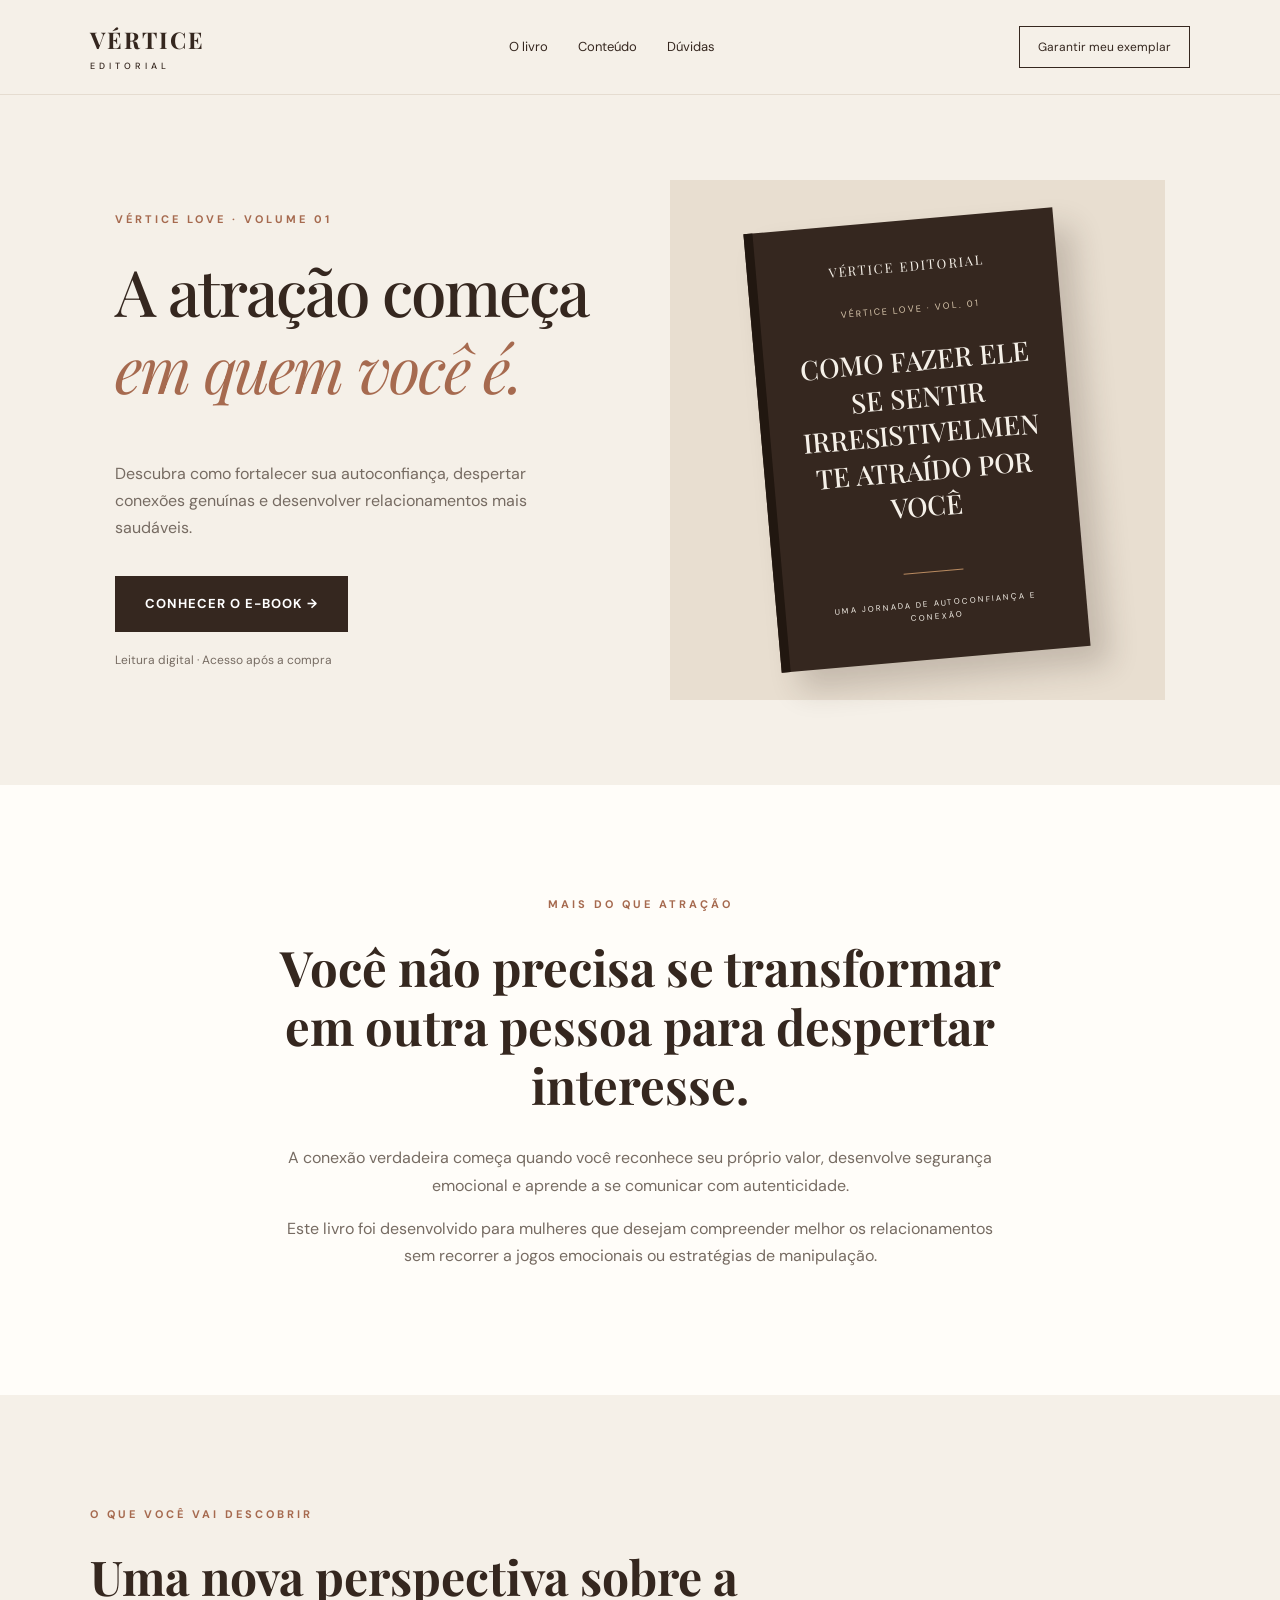
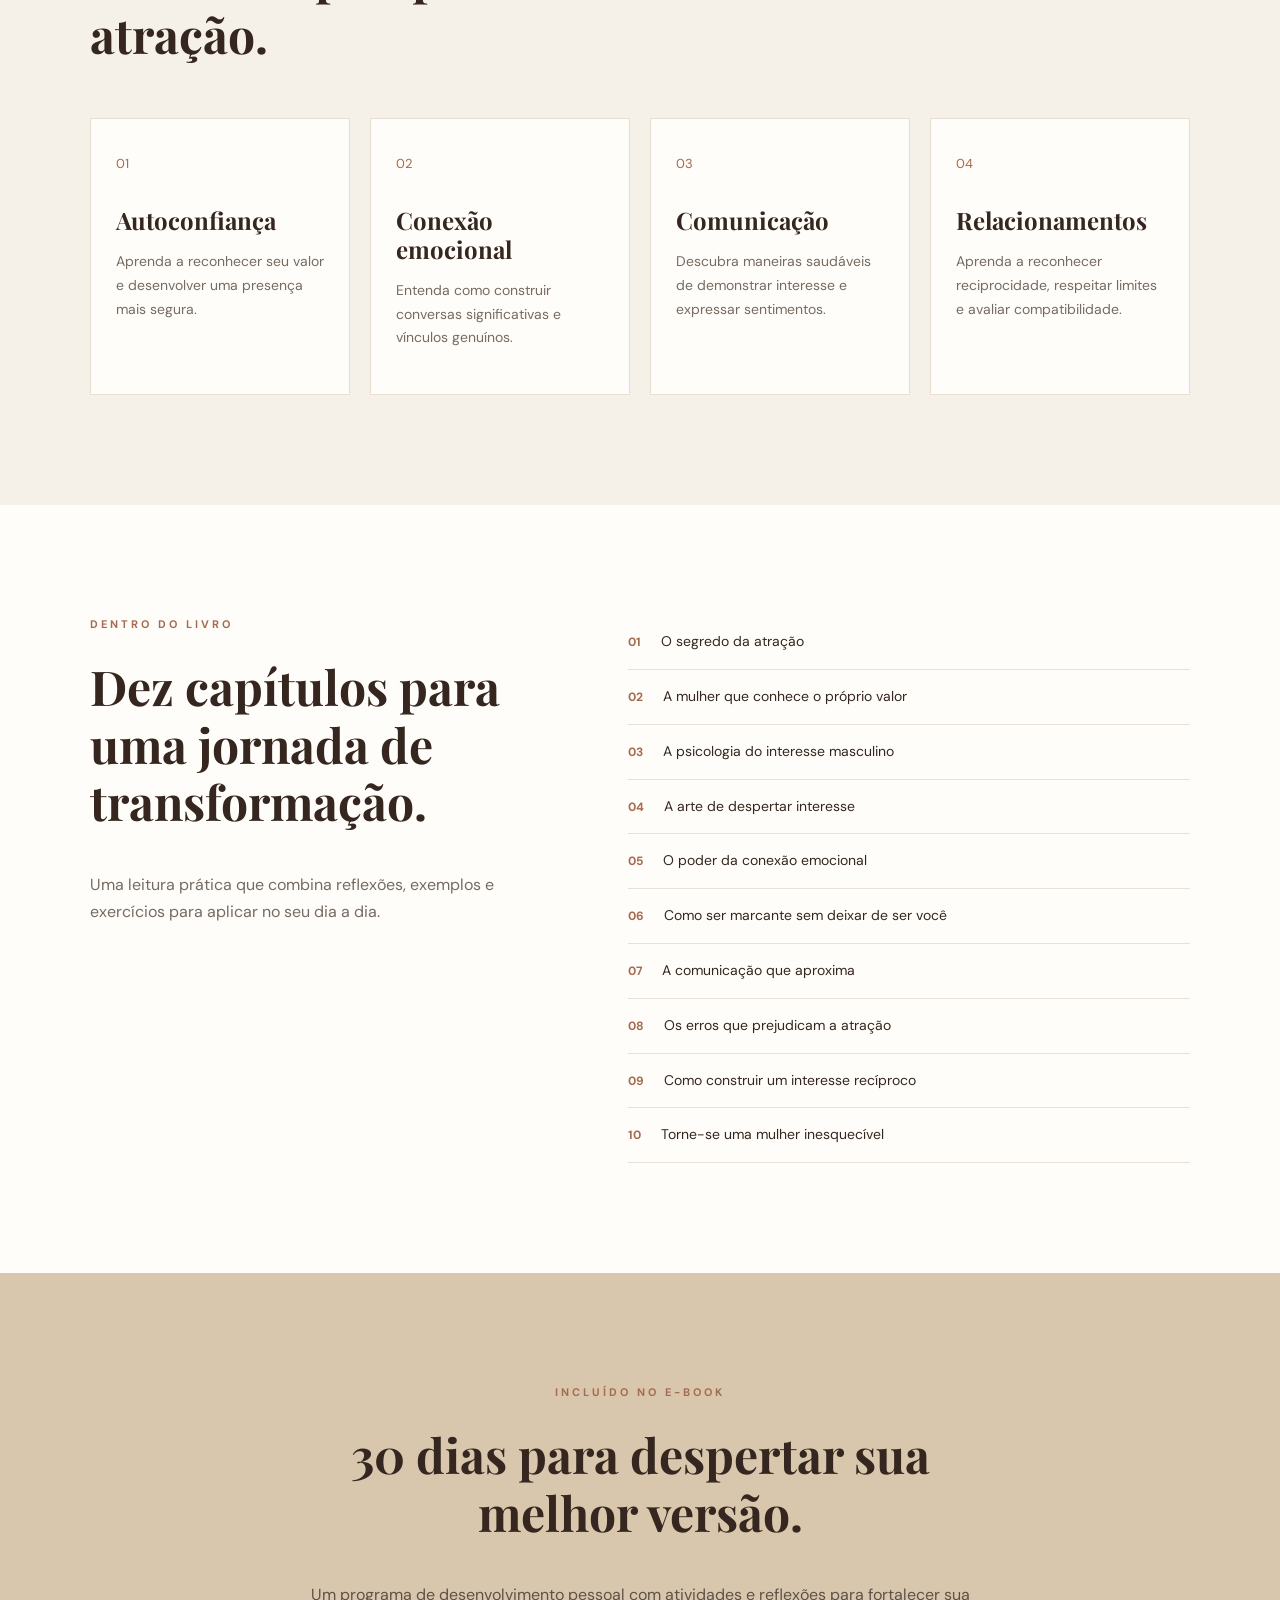
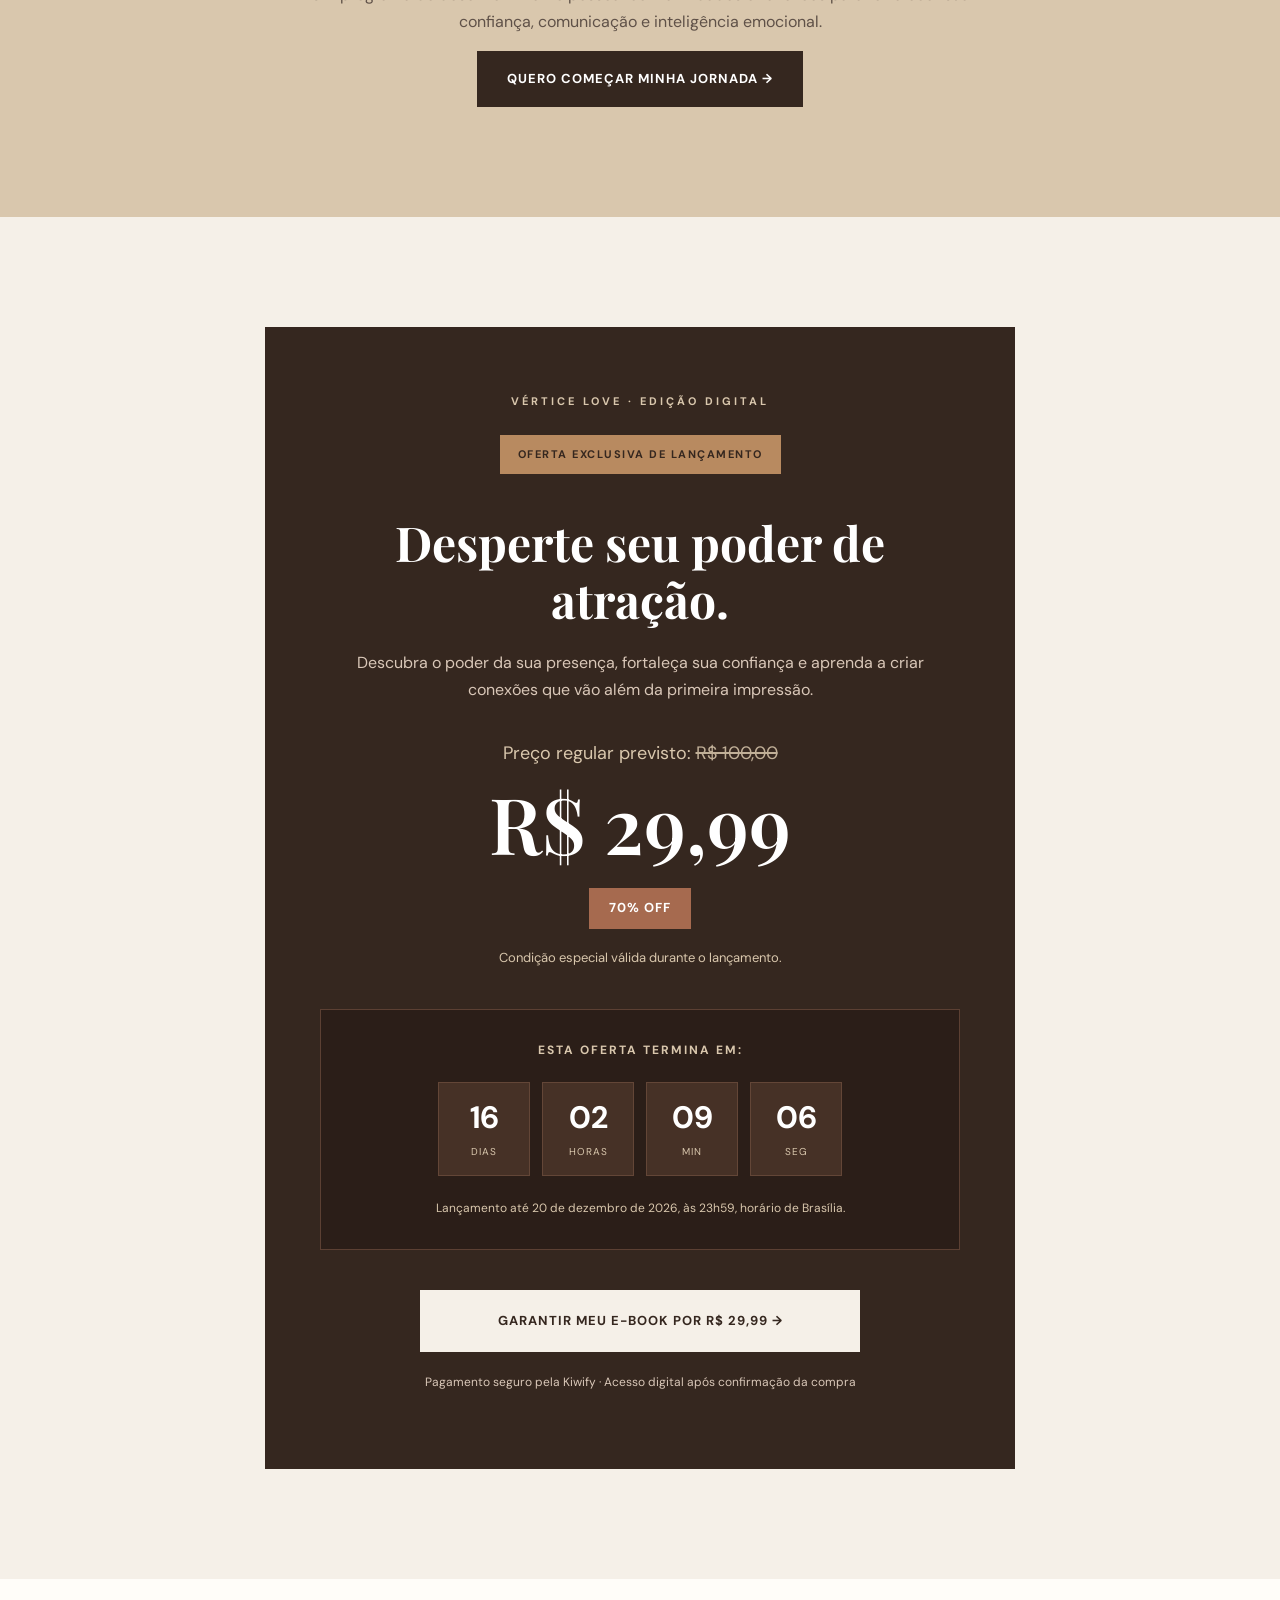
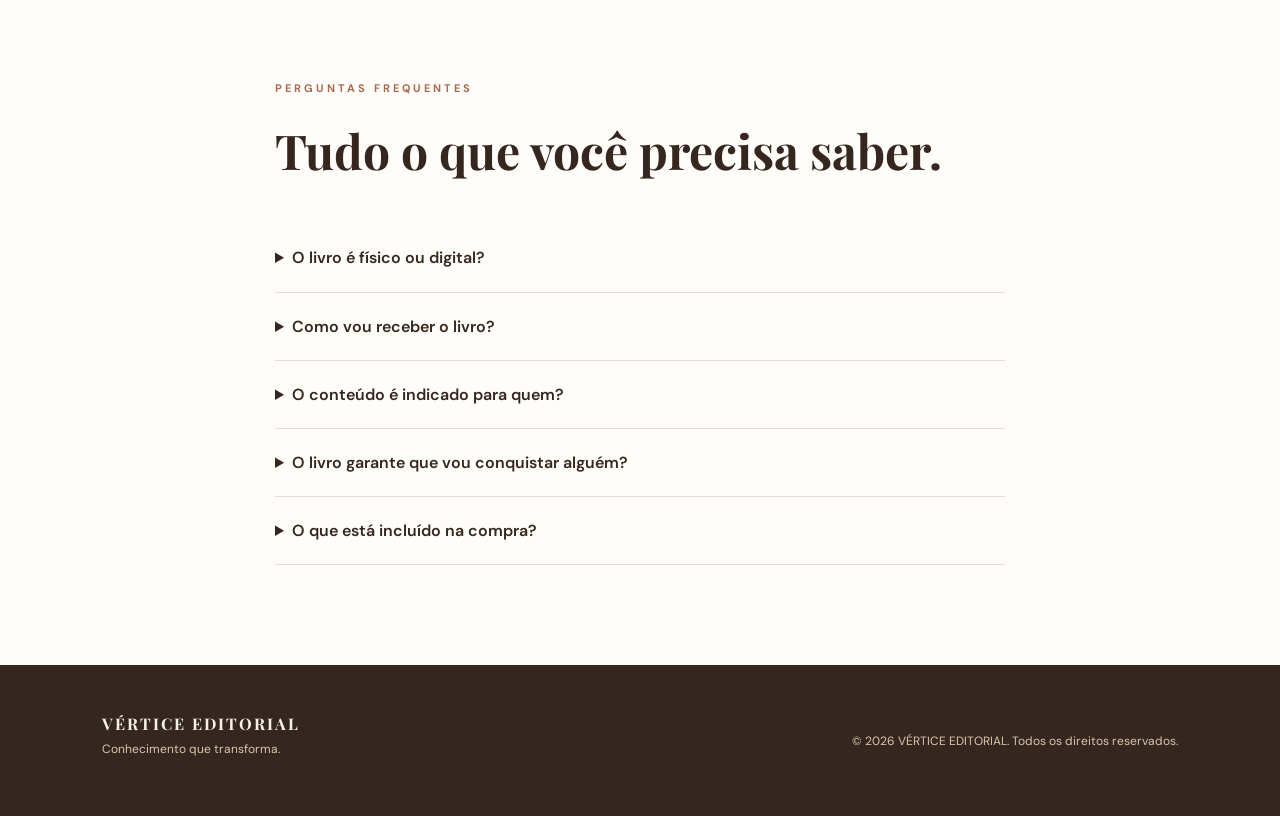
<file: index.html>
<!DOCTYPE html>
<html lang="pt-BR">

<head>
    <!-- ==========================================
     SEO — VÉRTICE EDITORIAL
========================================== -->

<meta name="description"
content="Descubra como despertar a atração masculina, fortalecer sua autoconfiança e criar conexões mais envolventes. Conheça o e-book VÉRTICE LOVE.">

<meta name="robots" content="index, follow">

<link rel="canonical"
href="https://vertice-editorial.vercel.app/">

<!-- GOOGLE E REDES SOCIAIS -->

<meta property="og:type" content="website">

<meta property="og:title"
content="Como Fazer Ele Se Sentir Irresistivelmente Atraído | VÉRTICE LOVE">

<meta property="og:description"
content="Atração, presença e autoconfiança. Descubra uma nova maneira de desenvolver conexões e despertar interesse.">

<meta property="og:url"
content="https://vertice-editorial.vercel.app/">

<meta property="og:locale" content="pt_BR">

<meta property="og:site_name"
content="VÉRTICE EDITORIAL">

<!-- COMPARTILHAMENTO -->

<meta name="twitter:card" content="summary_large_image">

<meta name="twitter:title"
content="VÉRTICE LOVE — O Poder da Atração">

<meta name="twitter:description"
content="Descubra o poder da presença, da autoconfiança e da atração. Conheça o primeiro volume da VÉRTICE LOVE.">
  <meta charset="UTF-8">
  <meta name="viewport" content="width=device-width, initial-scale=1.0">


  <meta name="theme-color" content="#35271f">

  <title>Como Despertar a Atração Masculina | VÉRTICE LOVE — VÉRTICE EDITORIAL</title>

  <!-- FONTES -->
  <link rel="preconnect" href="https://fonts.googleapis.com">
  <link rel="preconnect" href="https://fonts.gstatic.com" crossorigin>

  <link
    href="https://fonts.googleapis.com/css2?family=DM+Sans:wght@400;500;600;700&family=Playfair+Display:wght@400;500;600;700&display=swap"
    rel="stylesheet"
  >

  <!-- CSS -->
  <link rel="stylesheet" href="style.css">

  <!-- JAVASCRIPT -->
  <script src="script.js" defer></script>
</head>

<body>

  <!-- CABEÇALHO -->
  <header class="header">

    <a href="#inicio" class="logo">
      VÉRTICE
      <span>EDITORIAL</span>
    </a>

    <nav class="nav">
      <a href="#livro">O livro</a>
      <a href="#conteudo">Conteúdo</a>
      <a href="#faq">Dúvidas</a>
    </nav>

    <a href="#oferta" class="header-button">
      Garantir meu exemplar
    </a>

  </header>

  <main>

    <!-- APRESENTAÇÃO PRINCIPAL -->
    <section class="hero" id="inicio">

      <div class="hero-content">

        <span class="eyebrow">
          VÉRTICE LOVE · VOLUME 01
        </span>

        <h1>
          A atração começa
          <em>em quem você é.</em>
        </h1>

        <p>
          Descubra como fortalecer sua autoconfiança,
          despertar conexões genuínas e desenvolver
          relacionamentos mais saudáveis.
        </p>

        <a href="#oferta" class="btn btn-primary">
          CONHECER O E-BOOK →
        </a>

        <span class="hero-note">
          Leitura digital · Acesso após a compra
        </span>

      </div>

      <!-- CAPA DO LIVRO -->
      <div class="hero-visual">

        <div class="book">

          <div class="book-top">
            VÉRTICE EDITORIAL
          </div>

          <div class="book-collection">
            VÉRTICE LOVE · VOL. 01
          </div>

          <h2>
            COMO FAZER ELE
            SE SENTIR
            IRRESISTIVELMENTE
            ATRAÍDO POR VOCÊ
          </h2>

          <div class="book-line"></div>

          <span class="book-bottom">
            UMA JORNADA DE AUTOCONFIANÇA E CONEXÃO
          </span>

        </div>

      </div>

    </section>

    <!-- APRESENTAÇÃO DO LIVRO -->
    <section class="intro" id="livro">

      <div class="section-container narrow">

        <span class="eyebrow">
          MAIS DO QUE ATRAÇÃO
        </span>

        <h2>
          Você não precisa se transformar em outra pessoa
          para despertar interesse.
        </h2>

        <p>
          A conexão verdadeira começa quando você reconhece
          seu próprio valor, desenvolve segurança emocional
          e aprende a se comunicar com autenticidade.
        </p>

        <p>
          Este livro foi desenvolvido para mulheres que desejam
          compreender melhor os relacionamentos sem recorrer
          a jogos emocionais ou estratégias de manipulação.
        </p>

      </div>

    </section>

    <!-- BENEFÍCIOS -->
    <section class="benefits">

      <div class="section-container">

        <div class="section-heading">

          <span class="eyebrow">
            O QUE VOCÊ VAI DESCOBRIR
          </span>

          <h2>
            Uma nova perspectiva sobre a atração.
          </h2>

        </div>

        <div class="benefit-grid">

          <article class="benefit-card">
            <span>01</span>
            <h3>Autoconfiança</h3>
            <p>
              Aprenda a reconhecer seu valor e desenvolver
              uma presença mais segura.
            </p>
          </article>

          <article class="benefit-card">
            <span>02</span>
            <h3>Conexão emocional</h3>
            <p>
              Entenda como construir conversas significativas
              e vínculos genuínos.
            </p>
          </article>

          <article class="benefit-card">
            <span>03</span>
            <h3>Comunicação</h3>
            <p>
              Descubra maneiras saudáveis de demonstrar
              interesse e expressar sentimentos.
            </p>
          </article>

          <article class="benefit-card">
            <span>04</span>
            <h3>Relacionamentos</h3>
            <p>
              Aprenda a reconhecer reciprocidade,
              respeitar limites e avaliar compatibilidade.
            </p>
          </article>

        </div>

      </div>

    </section>

    <!-- CONTEÚDO DO E-BOOK -->
    <section class="contents" id="conteudo">

      <div class="section-container contents-layout">

        <div>

          <span class="eyebrow">
            DENTRO DO LIVRO
          </span>

          <h2>
            Dez capítulos para uma jornada de transformação.
          </h2>

          <p>
            Uma leitura prática que combina reflexões,
            exemplos e exercícios para aplicar
            no seu dia a dia.
          </p>

        </div>

        <div class="chapter-list">

          <div>
            <span>01</span>
            O segredo da atração
          </div>

          <div>
            <span>02</span>
            A mulher que conhece o próprio valor
          </div>

          <div>
            <span>03</span>
            A psicologia do interesse masculino
          </div>

          <div>
            <span>04</span>
            A arte de despertar interesse
          </div>

          <div>
            <span>05</span>
            O poder da conexão emocional
          </div>

          <div>
            <span>06</span>
            Como ser marcante sem deixar de ser você
          </div>

          <div>
            <span>07</span>
            A comunicação que aproxima
          </div>

          <div>
            <span>08</span>
            Os erros que prejudicam a atração
          </div>

          <div>
            <span>09</span>
            Como construir um interesse recíproco
          </div>

          <div>
            <span>10</span>
            Torne-se uma mulher inesquecível
          </div>

        </div>

      </div>

    </section>

    <!-- BÔNUS -->
    <section class="bonus">

      <div class="section-container bonus-content">

        <span class="eyebrow">
          INCLUÍDO NO E-BOOK
        </span>

        <h2>
          30 dias para despertar sua melhor versão.
        </h2>

        <p>
          Um programa de desenvolvimento pessoal com
          atividades e reflexões para fortalecer
          sua confiança, comunicação e inteligência emocional.
        </p>

        <a href="#oferta" class="btn btn-primary">
          QUERO COMEÇAR MINHA JORNADA →
        </a>

      </div>

    </section>

    <!-- OFERTA DE LANÇAMENTO -->
    <section class="offer" id="oferta">

      <div class="section-container">

        <div class="offer-card">

          <span class="eyebrow">
            VÉRTICE LOVE · EDIÇÃO DIGITAL
          </span>

          <span class="offer-badge">
            OFERTA EXCLUSIVA DE LANÇAMENTO
          </span>

          <h2>
            Desperte seu poder de atração.
          </h2>

          <p>
            Descubra o poder da sua presença, fortaleça
            sua confiança e aprenda a criar conexões
            que vão além da primeira impressão.
          </p>

          <!-- PREÇO -->
          <div class="price">

            <p class="old-price">
              Preço regular previsto:
              <del>R$ 100,00</del>
            </p>

            <strong class="new-price">
              R$ 29,99
            </strong>

            <span class="discount-badge">
              70% OFF
            </span>

            <p class="price-description">
              Condição especial válida durante o lançamento.
            </p>

          </div>

          <!-- CONTADOR REGRESSIVO -->
          <div class="launch-countdown">

            <p class="countdown-title">
              ESTA OFERTA TERMINA EM:
            </p>

            <div class="countdown" id="countdown">

              <div class="countdown-item">
                <strong id="days">00</strong>
                <span>DIAS</span>
              </div>

              <div class="countdown-item">
                <strong id="hours">00</strong>
                <span>HORAS</span>
              </div>

              <div class="countdown-item">
                <strong id="minutes">00</strong>
                <span>MIN</span>
              </div>

              <div class="countdown-item">
                <strong id="seconds">00</strong>
                <span>SEG</span>
              </div>

            </div>

            <p class="countdown-description">
              Lançamento até 20 de dezembro de 2026,
              às 23h59, horário de Brasília.
            </p>

          </div>

          <!-- BOTÃO DE COMPRA -->
          <a
            class="btn btn-primary buy-button"
            id="offer-buy-button"
            href="https://pay.kiwify.com.br/Uoh1XbF"
          >
            GARANTIR MEU E-BOOK POR R$ 29,99 →
          </a>

          <p class="payment-note">
            Pagamento seguro pela Kiwify ·
            Acesso digital após confirmação da compra
          </p>

          <p class="offer-expired-message" id="offer-expired-message" hidden>
            A condição especial de lançamento terminou.
            Consulte o preço atualizado no checkout.
          </p>

        </div>

      </div>

    </section>

    <!-- PERGUNTAS FREQUENTES -->
    <section class="faq" id="faq">

      <div class="section-container narrow">

        <span class="eyebrow">
          PERGUNTAS FREQUENTES
        </span>

        <h2>
          Tudo o que você precisa saber.
        </h2>

        <details>
          <summary>
            O livro é físico ou digital?
          </summary>

          <p>
            É um e-book em formato PDF,
            que poderá ser lido no celular,
            tablet ou computador.
          </p>
        </details>

        <details>
          <summary>
            Como vou receber o livro?
          </summary>

          <p>
            Após a confirmação do pagamento,
            o acesso ao e-book será disponibilizado
            pela plataforma Kiwify.
          </p>
        </details>

        <details>
          <summary>
            O conteúdo é indicado para quem?
          </summary>

          <p>
            Para mulheres adultas interessadas
            em autoconhecimento, atração,
            comunicação e relacionamentos saudáveis.
          </p>
        </details>

        <details>
          <summary>
            O livro garante que vou conquistar alguém?
          </summary>

          <p>
            Não. O livro apresenta conhecimentos
            e exercícios de desenvolvimento pessoal,
            sem prometer resultados românticos específicos.
          </p>
        </details>

        <details>
          <summary>
            O que está incluído na compra?
          </summary>

          <p>
            O e-book digital com dez capítulos,
            exercícios de autoconhecimento,
            missões práticas e o programa
            especial de desenvolvimento pessoal de 30 dias.
          </p>
        </details>

      </div>

    </section>

  </main>

  <!-- RODAPÉ -->
  <footer class="footer">

    <div>

      <strong>
        VÉRTICE EDITORIAL
      </strong>

      <p>
        Conhecimento que transforma.
      </p>

    </div>

    <span>
      © <span id="year"></span>
      VÉRTICE EDITORIAL.
      Todos os direitos reservados.
    </span>

  </footer>

</body>
</html>
</file>
<file: style.css>
/* ========================================
   VÉRTICE EDITORIAL
   VÉRTICE LOVE — VOLUME 01
   DESIGN PREMIUM
======================================== */

:root {
  --brown: #35271f;
  --terracotta: #a66a4f;
  --caramel: #b88a60;
  --beige: #d9c7ad;
  --cream: #f5f0e8;
  --white: #fffdf9;
  --muted: #766b62;
}

* {
  box-sizing: border-box;
}

html {
  scroll-behavior: smooth;
}

body {
  margin: 0;
  background: var(--cream);
  color: var(--brown);
  font-family: "DM Sans", sans-serif;
  line-height: 1.7;
}

h1,
h2,
h3,
p {
  margin-top: 0;
}

h1,
h2,
h3 {
  font-family: "Playfair Display", serif;
  line-height: 1.2;
}

a {
  color: inherit;
  text-decoration: none;
}

button {
  font: inherit;
}

/* ========================================
   CABEÇALHO
======================================== */

.header {
  min-height: 88px;
  padding: 20px 7%;
  display: flex;
  align-items: center;
  justify-content: space-between;
  gap: 25px;
  background: var(--cream);
  border-bottom: 1px solid #e5dcd0;
}

.logo {
  font-family: "Playfair Display", serif;
  font-size: 23px;
  font-weight: 700;
  letter-spacing: 2px;
}

.logo span {
  display: block;
  font-family: "DM Sans", sans-serif;
  font-size: 9px;
  letter-spacing: 4px;
  font-weight: 500;
}

.nav {
  display: flex;
  gap: 30px;
  font-size: 13px;
}

.nav a:hover {
  color: var(--terracotta);
}

.header-button {
  border: 1px solid var(--brown);
  padding: 10px 18px;
  font-size: 12px;
  transition: 0.3s;
}

.header-button:hover {
  background: var(--brown);
  color: white;
}

/* ========================================
   ESTRUTURA GERAL
======================================== */

.section-container {
  max-width: 1150px;
  margin: auto;
  padding: 0 25px;
}

.narrow {
  max-width: 780px;
}

.eyebrow {
  display: block;
  color: var(--terracotta);
  font-size: 11px;
  font-weight: 700;
  letter-spacing: 3px;
  margin-bottom: 24px;
}

/* ========================================
   HERO
======================================== */

.hero {
  min-height: 680px;
  display: grid;
  grid-template-columns: 1fr 1fr;
  align-items: center;
  gap: 60px;
  padding: 85px 9%;
}

.hero-content {
  max-width: 560px;
}

.hero h1 {
  font-size: clamp(43px, 5vw, 75px);
  font-weight: 500;
  letter-spacing: -2px;
}

.hero h1 em {
  display: block;
  color: var(--terracotta);
  font-weight: 400;
}

.hero p {
  max-width: 450px;
  color: var(--muted);
  font-size: 16px;
  margin: 25px 0 35px;
}

.btn {
  display: inline-flex;
  align-items: center;
  justify-content: center;
  min-height: 56px;
  padding: 16px 30px;
  border: none;
  cursor: pointer;
  transition: 0.3s;
  font-size: 13px;
  font-weight: 700;
  letter-spacing: 1px;
  text-align: center;
}

.btn-primary {
  background: var(--brown);
  color: white;
}

.btn-primary:hover {
  background: var(--terracotta);
  transform: translateY(-2px);
}

.hero-note {
  display: block;
  font-size: 12px;
  color: var(--muted);
  margin-top: 18px;
}

.hero-visual {
  display: flex;
  align-items: center;
  justify-content: center;
  min-height: 520px;
  background: #e8ded0;
  padding: 35px;
}

/* ========================================
   CAPA DO E-BOOK
======================================== */

.book {
  position: relative;
  width: 310px;
  min-height: 440px;
  padding: 35px 28px;
  background: var(--brown);
  color: var(--cream);
  box-shadow: 18px 20px 30px #35271f33;
  display: flex;
  flex-direction: column;
  text-align: center;
  justify-content: space-between;
  border-left: 9px solid #211710;
  transform: rotate(-5deg);
}

.book-top {
  font-family: "Playfair Display", serif;
  letter-spacing: 2px;
  font-size: 13px;
}

.book-collection {
  font-size: 9px;
  letter-spacing: 2px;
  color: var(--beige);
}

.book h2 {
  font-size: 27px;
  line-height: 1.35;
  font-weight: 500;
  overflow-wrap: anywhere;
}

.book-line {
  width: 60px;
  height: 1px;
  background: var(--caramel);
  margin: 0 auto;
}

.book-bottom {
  font-size: 8px;
  letter-spacing: 2px;
}

/* ========================================
   INTRODUÇÃO
======================================== */

.intro {
  background: var(--white);
  text-align: center;
  padding: 110px 20px;
}

.intro h2 {
  font-size: clamp(32px, 4vw, 49px);
  margin-bottom: 30px;
}

.intro p {
  color: var(--muted);
  font-size: 16px;
}

/* ========================================
   BENEFÍCIOS
======================================== */

.benefits {
  padding: 110px 0;
}

.section-heading {
  max-width: 650px;
  margin-bottom: 55px;
}

.section-heading h2,
.contents h2,
.bonus h2,
.offer h2,
.faq h2 {
  font-size: clamp(32px, 4vw, 48px);
}

.benefit-grid {
  display: grid;
  grid-template-columns: repeat(4, 1fr);
  gap: 20px;
}

.benefit-card {
  padding: 30px 25px;
  background: var(--white);
  border: 1px solid #e8ded2;
}

.benefit-card span {
  color: var(--terracotta);
  font-size: 13px;
}

.benefit-card h3 {
  font-size: 24px;
  margin: 30px 0 15px;
}

.benefit-card p {
  font-size: 14px;
  color: var(--muted);
}

/* ========================================
   CONTEÚDO DO LIVRO
======================================== */

.contents {
  padding: 110px 0;
  background: var(--white);
}

.contents-layout {
  display: grid;
  grid-template-columns: 1fr 1.2fr;
  gap: 70px;
}

.contents-layout > div:first-child p {
  color: var(--muted);
}

.chapter-list > div {
  display: flex;
  align-items: baseline;
  gap: 20px;
  padding: 15px 0;
  border-bottom: 1px solid #e9e0d7;
  font-size: 14px;
}

.chapter-list span {
  color: var(--terracotta);
  font-size: 12px;
  font-weight: 700;
}

/* ========================================
   BÔNUS
======================================== */

.bonus {
  padding: 110px 20px;
  background: var(--beige);
  text-align: center;
}

.bonus-content {
  max-width: 730px;
}

.bonus p {
  color: #5f5148;
}

/* ========================================
   OFERTA DE LANÇAMENTO
======================================== */

.offer {
  padding: 110px 20px;
}

.offer-card {
  max-width: 750px;
  margin: auto;
  padding: 65px 55px;
  background: var(--brown);
  color: white;
  text-align: center;
}

.offer-card .eyebrow {
  color: var(--beige);
}

.offer-card h2 {
  margin: 20px 0;
}

.offer-card > p {
  color: #d9c7b8;
}

/* SELO DE LANÇAMENTO */

.offer-badge {
  display: inline-block;
  background: var(--caramel);
  color: var(--brown);
  padding: 10px 18px;
  font-size: 11px;
  font-weight: 700;
  letter-spacing: 1.5px;
  margin-bottom: 20px;
}

/* ========================================
   PREÇO PROMOCIONAL
======================================== */

.price {
  margin: 35px 0;
}

.old-price {
  color: var(--beige);
  font-size: 18px;
  margin-bottom: 8px;
}

.old-price del {
  opacity: 0.85;
  text-decoration-thickness: 2px;
}

.new-price {
  display: block;
  font-family: "Playfair Display", serif;
  font-size: clamp(54px, 8vw, 78px);
  font-weight: 600;
  line-height: 1.2;
  color: #ffffff;
}

.discount-badge {
  display: inline-block;
  background: var(--terracotta);
  color: white;
  padding: 9px 20px;
  font-size: 13px;
  font-weight: 700;
  margin-top: 18px;
  letter-spacing: 1px;
}

.price-description {
  font-size: 13px;
  color: var(--beige);
  margin-top: 18px;
}

/* ========================================
   CONTADOR REGRESSIVO
======================================== */

.launch-countdown {
  margin: 40px auto;
  padding: 30px 20px;
  background: #2b1e18;
  border: 1px solid #5c4033;
}

.countdown-title {
  color: var(--beige);
  font-size: 12px;
  font-weight: 700;
  letter-spacing: 2px;
  margin-bottom: 22px;
}

.countdown {
  display: flex;
  align-items: center;
  justify-content: center;
  gap: 12px;
  flex-wrap: wrap;
}

.countdown-item {
  min-width: 92px;
  padding: 15px 12px;
  background: #463126;
  border: 1px solid #634637;
}

.countdown-item strong {
  display: block;
  font-family: "DM Sans", sans-serif;
  font-size: 31px;
  font-weight: 700;
  line-height: 1.3;
  color: #ffffff;
}

.countdown-item span {
  display: block;
  font-size: 10px;
  color: var(--beige);
  letter-spacing: 1px;
  margin-top: 5px;
}

.countdown-description {
  font-size: 12px;
  color: var(--beige);
  margin: 22px 0 0;
}

/* ========================================
   BOTÃO DE COMPRA
======================================== */

.offer .btn-primary {
  background: var(--cream);
  color: var(--brown);
}

.offer .btn-primary:hover {
  background: var(--beige);
}

.buy-button {
  display: inline-flex;
  width: 100%;
  max-width: 440px;
  text-align: center;
  padding: 20px;
}

.payment-note {
  margin-top: 20px;
  font-size: 12px;
}

.offer-expired-message {
  margin-top: 20px;
  padding: 15px;
  background: #463126;
  color: var(--beige);
  font-size: 13px;
}

.offer-expired-message[hidden] {
  display: none;
}

/* ========================================
   PERGUNTAS FREQUENTES
======================================== */

.faq {
  background: var(--white);
  padding: 100px 20px;
}

.faq h2 {
  margin-bottom: 45px;
}

details {
  border-bottom: 1px solid #e6dcd1;
  padding: 20px 0;
}

summary {
  cursor: pointer;
  font-weight: 600;
}

details p {
  margin: 15px 0 0;
  color: var(--muted);
  font-size: 14px;
}

/* ========================================
   RODAPÉ
======================================== */

.footer {
  background: var(--brown);
  color: var(--cream);
  padding: 45px 8%;
  display: flex;
  justify-content: space-between;
  align-items: center;
  gap: 25px;
}

.footer strong {
  font-family: "Playfair Display", serif;
  letter-spacing: 2px;
}

.footer p,
.footer span {
  font-size: 12px;
  color: var(--beige);
}

/* ========================================
   RESPONSIVIDADE — TABLETS
======================================== */

@media (max-width: 900px) {

  .nav {
    display: none;
  }

  .hero {
    grid-template-columns: 1fr;
    text-align: center;
    padding: 65px 6%;
    gap: 45px;
  }

  .hero-content,
  .hero p {
    margin-left: auto;
    margin-right: auto;
  }

  .hero-visual {
    min-height: 480px;
  }

  .benefit-grid {
    grid-template-columns: repeat(2, 1fr);
  }

  .contents-layout {
    grid-template-columns: 1fr;
    gap: 35px;
  }
}

/* ========================================
   RESPONSIVIDADE — CELULARES
======================================== */

@media (max-width: 560px) {

  .header {
    padding: 18px 5%;
  }

  .logo {
    font-size: 18px;
  }

  .header-button {
    font-size: 10px;
    padding: 9px 12px;
  }

  .hero h1 {
    font-size: 43px;
  }

  .hero-visual {
    padding: 25px;
    min-height: 430px;
  }

  .book {
    width: 260px;
    min-height: 380px;
    padding: 25px 20px;
  }

  .book h2 {
    font-size: 22px;
  }

  .benefit-grid {
    grid-template-columns: 1fr;
  }

  .intro,
  .benefits,
  .contents,
  .bonus,
  .offer,
  .faq {
    padding-top: 75px;
    padding-bottom: 75px;
  }

  .offer-card {
    padding: 45px 22px;
  }

  .new-price {
    font-size: 54px;
  }

  .countdown {
    gap: 8px;
  }

  .countdown-item {
    min-width: 58px;
    padding: 12px 8px;
  }

  .countdown-item strong {
    font-size: 24px;
  }

  .countdown-item span {
    font-size: 9px;
  }

  .launch-countdown {
    padding: 25px 10px;
  }

  .buy-button {
    font-size: 11px;
    letter-spacing: 0.4px;
  }

  .footer {
    flex-direction: column;
    text-align: center;
  }
}
</file>
